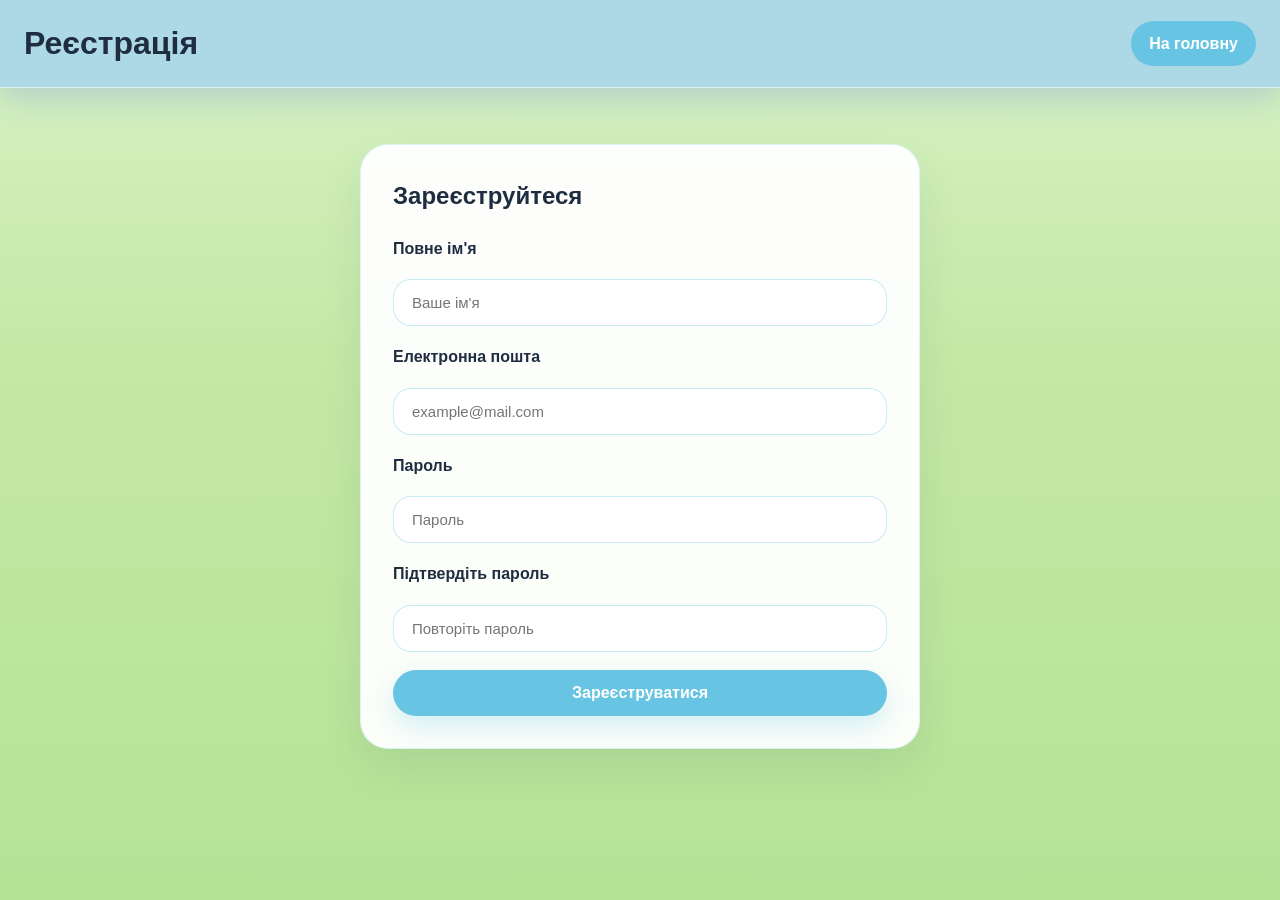
<file: register.html>
<!DOCTYPE html>
<html lang="uk">
<head>
    <meta charset="UTF-8">
    <meta name="viewport" content="width=device-width, initial-scale=1.0">
    <title>Реєстрація</title>
    <link rel="stylesheet" href="assets/css/style.css">
</head>
<body>
    <header>
        <h1>Реєстрація</h1>
        <nav>
            <a class="nav-btn" href="index.html">На головну</a>
        </nav>
    </header>
    <main>
        <section class="form-section">
            <h2>Зареєструйтеся</h2>
            <form action="#" method="post" class="register-form">
                <label for="fullname">Повне ім'я</label>
                <input type="text" id="fullname" name="fullname" placeholder="Ваше ім'я" required>

                <label for="email">Електронна пошта</label>
                <input type="email" id="email" name="email" placeholder="example@mail.com" required>

                <label for="password">Пароль</label>
                <input type="password" id="password" name="password" placeholder="Пароль" required>

                <label for="password-confirm">Підтвердіть пароль</label>
                <input type="password" id="password-confirm" name="password_confirm" placeholder="Повторіть пароль" required>

                <button type="submit" class="btn">Зареєструватися</button>
            </form>
        </section>
    </main>
</body>
</html>
</file>
<file: assets/css/style.css>
* {
    box-sizing: border-box;
}
body {
    margin: 0;
    padding: 0;
    min-height: 100vh;
    font-family: 'Segoe UI', Tahoma, Geneva, Verdana, sans-serif;
    background: linear-gradient(180deg, #d7f3c7 0%, #c5e8a5 40%, #b4e396 100%);
    color: #1f2d40;
    line-height: 1.6;
    font-size: 16px;
    overflow-x: hidden;
}
main {
    max-width: 1080px;
    margin: 0 auto;
    padding: 24px 18px 40px;
}
header {
    display: flex;
    justify-content: space-between;
    align-items: center;
    flex-wrap: wrap;
    gap: 12px;
    padding: 18px 24px;
    background-color: lightblue;
    box-shadow: 0 10px 30px rgba(102, 126, 234, 0.28);
    border-bottom: 1px solid rgba(255, 255, 255, 0.65);
    position: sticky;
    top: 0;
    z-index: 10;
}
header h1 {
    margin: 0;
    font-size: 2rem;
    text-align: left;
}
header nav {
    display: flex;
    gap: 12px;
    flex-wrap: wrap;
}
.nav-btn {
    padding: 10px 18px;
    background-color: rgb(103, 196, 226);
    color: white;
    text-decoration: none;
    border-radius: 25px;
    font-weight: 700;
    transition: background-color 0.25s ease;
}
.nav-btn:hover {
    background-color: rgb(81, 160, 194);
}
.hero {
   min-height: 52vh;
   margin: 24px auto;
   padding: 56px 28px;
   max-width: 1080px;
   background-image: linear-gradient(180deg, rgba(0,0,0,0.48), rgba(0,0,0,0.22)), url(https://images.unsplash.com/photo-1776724985148-83df280d6c47?w=1200&auto=format&fit=crop&q=60&ixlib=rb-4.1.0&ixid=M3wxMjA3fDB8MHxmZWF0dXJlZC1waG90b3MtZmVlZHwxM3x8fGVufDB8fHx8fA%3D%3D);
   background-size: cover;
   background-position: center;
   display: flex;
   flex-direction: column;
   justify-content: center;
   align-items: center;
   text-align: center;
   color: white;
   border-radius: 28px;
   box-shadow: 0 24px 55px rgba(15, 38, 78, 0.2);
 }
 h1 {
    font-size: 3rem;
    margin-bottom: 20px;
    text-align: center;
}

h2 {
    color: blue;
    margin: 0 0 12px;
}
h3 {
    margin: 0 0 20px;
}

.btn {
    display: inline-block;
    padding: 14px 32px;
    background: rgb(103, 196, 226);
    color: white;
    text-decoration: none;
    border-radius: 30px;
    border: none;
    cursor: pointer;
    font-size: 16px;
    font-weight: 700;
    transition: transform 0.2s ease, box-shadow 0.2s ease, background-color 0.2s ease;
    box-shadow: 0 10px 28px rgba(103, 196, 226, 0.28);
    margin-bottom: 0;
}

.btn:hover {
    background: rgb(81, 160, 194);
    transform: translateY(-2px);
    box-shadow: 0 14px 34px rgba(81, 160, 194, 0.28);
}

.register-form {
    display: grid;
    gap: 18px;
}

.register-form label {
    display: block;
    font-weight: 600;
    color: #1f2d40;
}

.register-form input {
    width: 100%;
    padding: 14px 18px;
    border-radius: 18px;
    border: 1px solid rgba(103, 196, 226, 0.35);
    background: rgba(255, 255, 255, 0.92);
    font-size: 15px;
    color: #1f2d40;
    transition: border-color 0.2s ease, box-shadow 0.2s ease;
}

.register-form input:focus {
    outline: none;
    border-color: rgb(81, 160, 194);
    box-shadow: 0 0 0 4px rgba(103, 196, 226, 0.18);
}

.register-form input:focus:valid {
    border-color: #28a745;
    box-shadow: 0 0 0 4px rgba(40, 167, 69, 0.18);
}

.register-form input:focus:invalid {
    border-color: #dc3545;
    box-shadow: 0 0 0 4px rgba(220, 53, 69, 0.18);
}

.form-section {
    background: rgba(255, 255, 255, 0.95);
    border: 1px solid rgba(103, 196, 226, 0.2);
    border-radius: 28px;
    padding: 32px;
    margin: 32px auto 0;
    box-shadow: 0 20px 45px rgba(15, 38, 78, 0.08);
    max-width: 560px;
}

.form-section h2 {
    margin: 0 0 20px;
    color: #1f2d40;
}

.hero h2,
.hero h3 {
    margin: 0;
}

.hero h2 {
    font-size: clamp(2rem, 3vw, 3rem);
    margin-bottom: 16px;
}

.hero h3 {
    max-width: 760px;
    opacity: 0.92;
    line-height: 1.8;
}

.img {
    margin-top: 20px;
}
.img img,
.grid-item img {
    max-width: 100%;
    height: auto;
    display: block;
}
.grid {
    display: grid;
    grid-template-columns: repeat(3, minmax(0, 1fr));
    gap: 20px;
    width: 100%;
    padding: 2rem 0;
}

footer a {
   color: rgb(81, 0, 255);
   border: 1px solid rgb(0, 255, 64);
   padding: 5px 10px;
   display: inline-block;
   background-color: rgb(13, 255, 0);
}

footer {
    background-color: #000000;
    color: white;
    padding: 20px 0;
    margin-top: 20px;
    line-height: 2.0;
 }

footer ul {
    list-style: none;
    padding: 0;
    display: flex;
    gap: 15px;
    margin-left: 10px;
}

@media (max-width: 768px) {
    .grid {
        grid-template-columns: 1fr;
    }
}
</file>
